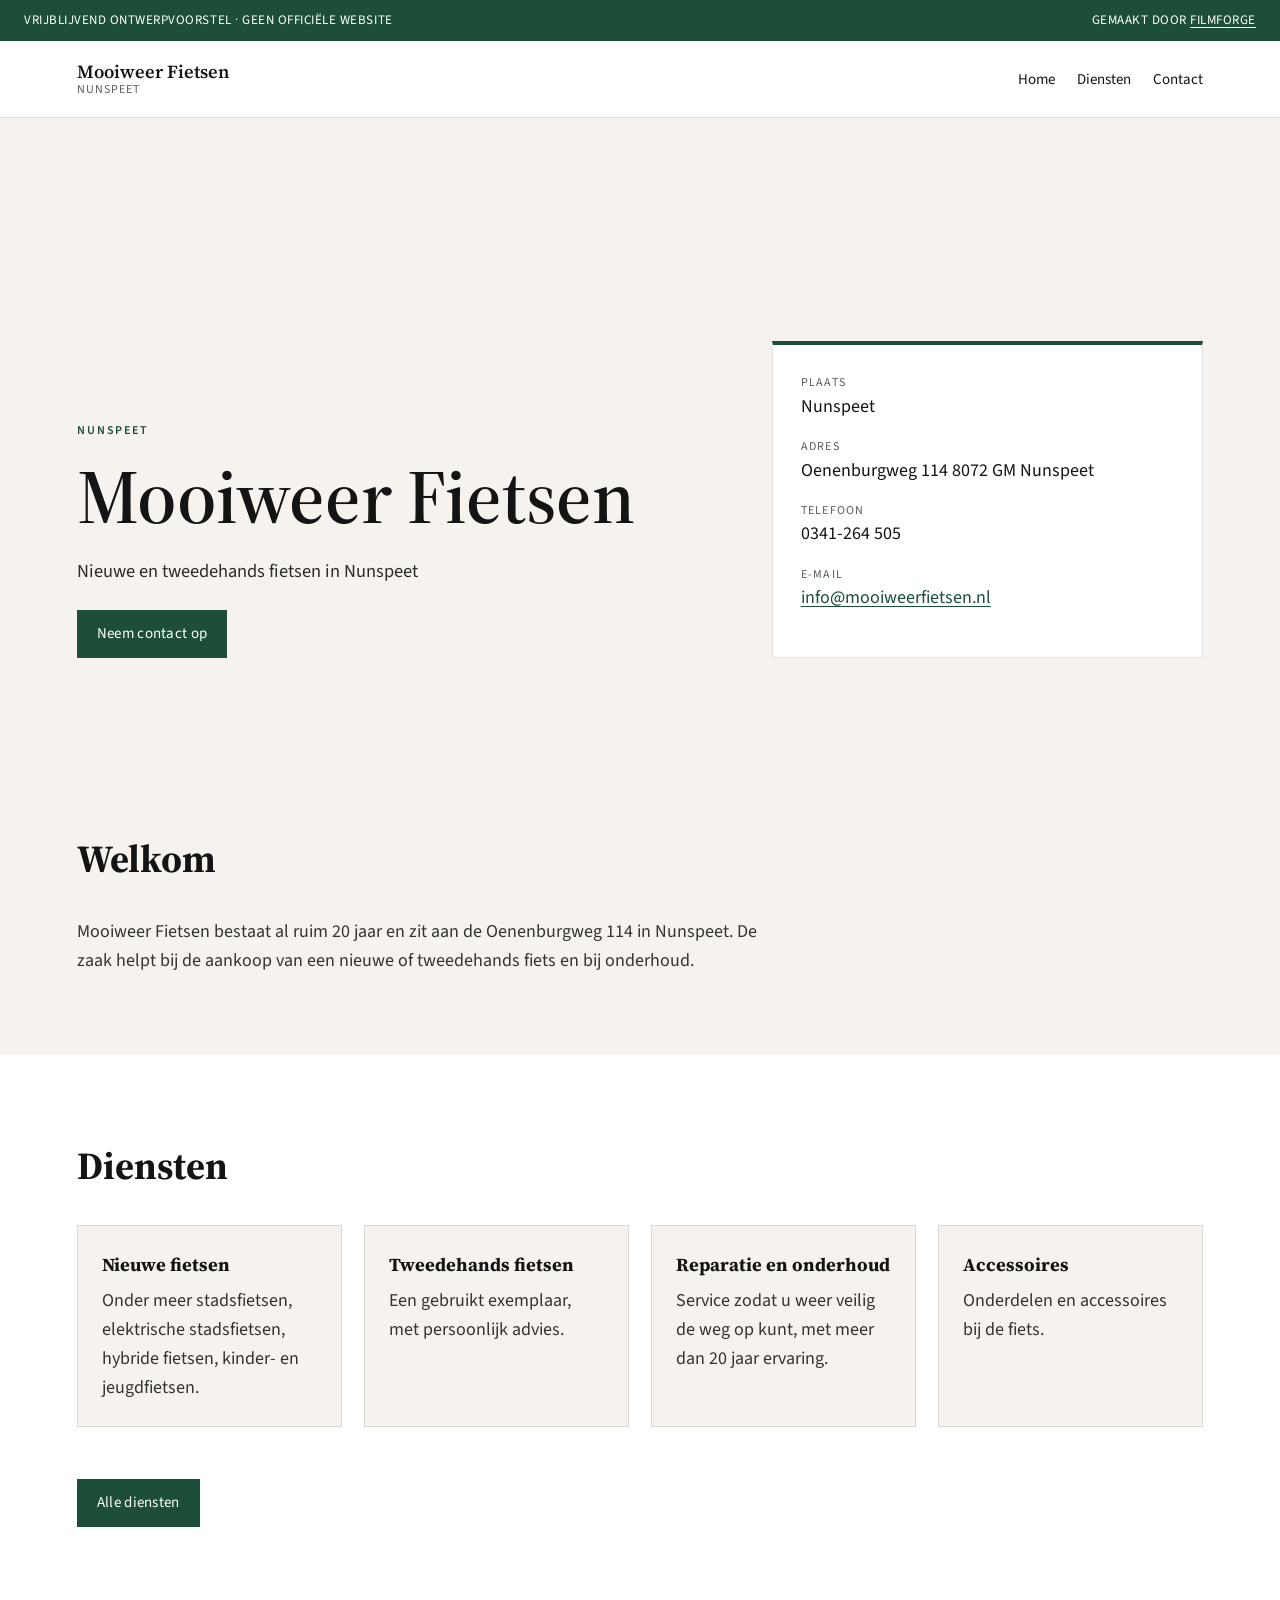
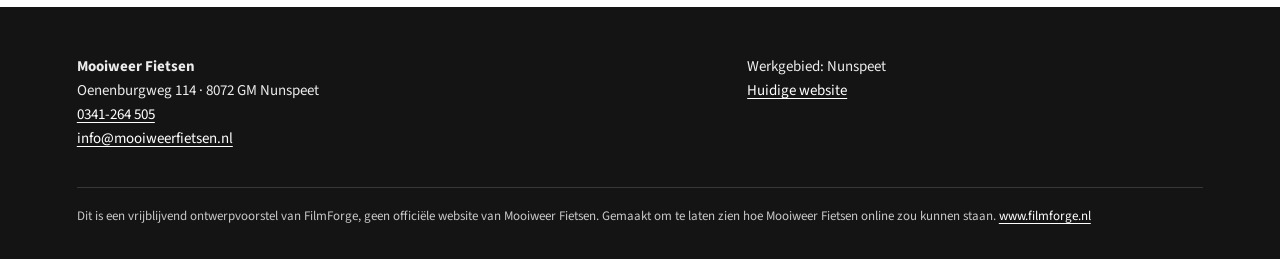
<file: index.html>
<!doctype html>
<html lang="nl">
<head>
<meta charset="utf-8">
<meta name="viewport" content="width=device-width, initial-scale=1">
<meta name="robots" content="noindex, nofollow">
<title>Mooiweer Fietsen · Nunspeet</title>
<meta name="description" content="Mooiweer Fietsen in Nunspeet — vrijblijvend ontwerpvoorstel van FilmForge.">
<link rel="preconnect" href="https://fonts.googleapis.com">
<link rel="preconnect" href="https://fonts.gstatic.com" crossorigin>
<link href="https://fonts.googleapis.com/css2?family=Source+Sans+3:wght@400;600&family=Source+Serif+4:opsz,wght@8..60,500;8..60,600&display=swap" rel="stylesheet">
<link rel="stylesheet" href="style.css">
</head>
<body>
<div class="ff-banner">
  <span>Vrijblijvend ontwerpvoorstel · geen officiële website</span>
  <span>Gemaakt door <a href="https://www.filmforge.nl" rel="noopener">FilmForge</a></span>
</div>
<header class="nav">
  <a class="brand" href="index.html">Mooiweer Fietsen<small>Nunspeet</small></a>
  <nav>
    <ul>
      <li><a href="index.html" aria-current="page">Home</a></li>
      <li><a href="diensten.html">Diensten</a></li>
      <li><a href="contact.html">Contact</a></li>
    </ul>
  </nav>
</header>

<section class="hero">
  <div>
    <p class="eyebrow">Nunspeet</p>
    <h1>Mooiweer Fietsen</h1>
    <p class="lede">Nieuwe en tweedehands fietsen in Nunspeet</p>
    <a class="cta" href="contact.html">Neem contact op</a>
  </div>
  
    <aside class="hero-aside">
      <dl>
        <dt>Plaats</dt><dd>Nunspeet</dd>
        <dt>Adres</dt><dd>Oenenburgweg 114 8072 GM Nunspeet</dd>
        <dt>Telefoon</dt><dd>0341-264 505</dd>
        <dt>E-mail</dt><dd><a href="mailto:info@mooiweerfietsen.nl">info@mooiweerfietsen.nl</a></dd>
      </dl>
    </aside>
</section>
<section class="section">
  <div class="prose">
    <h2>Welkom</h2>
    <p>Mooiweer Fietsen bestaat al ruim 20 jaar en zit aan de Oenenburgweg 114 in Nunspeet. De zaak helpt bij de aankoop van een nieuwe of tweedehands fiets en bij onderhoud.</p>
  </div>
</section>
<section class="section alt">
  <h2>Diensten</h2>
  <div class="grid"><article class="card"><h3>Nieuwe fietsen</h3><p>Onder meer stadsfietsen, elektrische stadsfietsen, hybride fietsen, kinder- en jeugdfietsen.</p></article>
<article class="card"><h3>Tweedehands fietsen</h3><p>Een gebruikt exemplaar, met persoonlijk advies.</p></article>
<article class="card"><h3>Reparatie en onderhoud</h3><p>Service zodat u weer veilig de weg op kunt, met meer dan 20 jaar ervaring.</p></article>
<article class="card"><h3>Accessoires</h3><p>Onderdelen en accessoires bij de fiets.</p></article></div>
  <p style="margin-top:28px"><a class="cta" href="diensten.html">Alle diensten</a></p>
</section>

<footer class="site">
  <div class="footer-grid">
    <div>
      <strong>Mooiweer Fietsen</strong>
      <p>Oenenburgweg 114 · 8072 GM Nunspeet</p>
      <p><a href="tel:0341-264505">0341-264 505</a></p>
      <p><a href="mailto:info@mooiweerfietsen.nl">info@mooiweerfietsen.nl</a></p>
    </div>
    <div>
      <p>Werkgebied: Nunspeet</p>
      <p><a href="https://www.mooiweerfietsen.nl/">Huidige website</a></p>
    </div>
  </div>
  <p class="ff-note">Dit is een vrijblijvend ontwerpvoorstel van FilmForge, geen officiële website van Mooiweer Fietsen. Gemaakt om te laten zien hoe Mooiweer Fietsen online zou kunnen staan. <a href="https://www.filmforge.nl">www.filmforge.nl</a></p>
</footer>
</body>
</html>
</file>
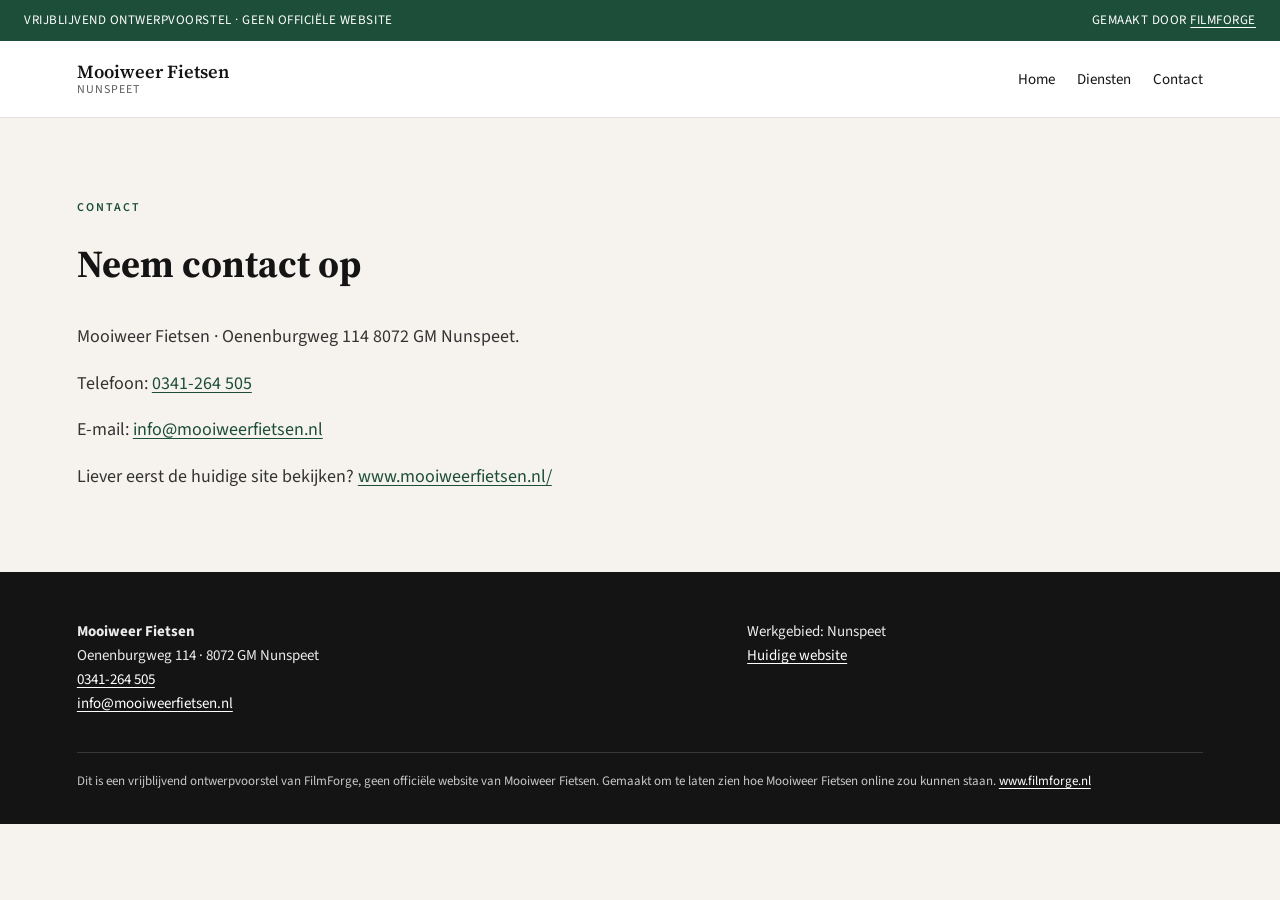
<file: contact.html>
<!doctype html>
<html lang="nl">
<head>
<meta charset="utf-8">
<meta name="viewport" content="width=device-width, initial-scale=1">
<meta name="robots" content="noindex, nofollow">
<title>Contact · Mooiweer Fietsen</title>
<meta name="description" content="Mooiweer Fietsen in Nunspeet — vrijblijvend ontwerpvoorstel van FilmForge.">
<link rel="preconnect" href="https://fonts.googleapis.com">
<link rel="preconnect" href="https://fonts.gstatic.com" crossorigin>
<link href="https://fonts.googleapis.com/css2?family=Source+Sans+3:wght@400;600&family=Source+Serif+4:opsz,wght@8..60,500;8..60,600&display=swap" rel="stylesheet">
<link rel="stylesheet" href="style.css">
</head>
<body>
<div class="ff-banner">
  <span>Vrijblijvend ontwerpvoorstel · geen officiële website</span>
  <span>Gemaakt door <a href="https://www.filmforge.nl" rel="noopener">FilmForge</a></span>
</div>
<header class="nav">
  <a class="brand" href="index.html">Mooiweer Fietsen<small>Nunspeet</small></a>
  <nav>
    <ul>
      <li><a href="index.html">Home</a></li>
      <li><a href="diensten.html">Diensten</a></li>
      <li><a href="contact.html" aria-current="page">Contact</a></li>
    </ul>
  </nav>
</header>

<section class="section">
  <p class="eyebrow">Contact</p>
  <h2>Neem contact op</h2>
  <div class="prose">
    <p>Mooiweer Fietsen · Oenenburgweg 114 8072 GM Nunspeet.</p>
    <p>Telefoon: <a href='tel:0341-264505'>0341-264 505</a></p>
    <p>E-mail: <a href="mailto:info@mooiweerfietsen.nl">info@mooiweerfietsen.nl</a></p>
    
    <p>Liever eerst de huidige site bekijken? <a href="https://www.mooiweerfietsen.nl/">www.mooiweerfietsen.nl/</a></p>
  </div>
</section>

<footer class="site">
  <div class="footer-grid">
    <div>
      <strong>Mooiweer Fietsen</strong>
      <p>Oenenburgweg 114 · 8072 GM Nunspeet</p>
      <p><a href="tel:0341-264505">0341-264 505</a></p>
      <p><a href="mailto:info@mooiweerfietsen.nl">info@mooiweerfietsen.nl</a></p>
    </div>
    <div>
      <p>Werkgebied: Nunspeet</p>
      <p><a href="https://www.mooiweerfietsen.nl/">Huidige website</a></p>
    </div>
  </div>
  <p class="ff-note">Dit is een vrijblijvend ontwerpvoorstel van FilmForge, geen officiële website van Mooiweer Fietsen. Gemaakt om te laten zien hoe Mooiweer Fietsen online zou kunnen staan. <a href="https://www.filmforge.nl">www.filmforge.nl</a></p>
</footer>
</body>
</html>
</file>
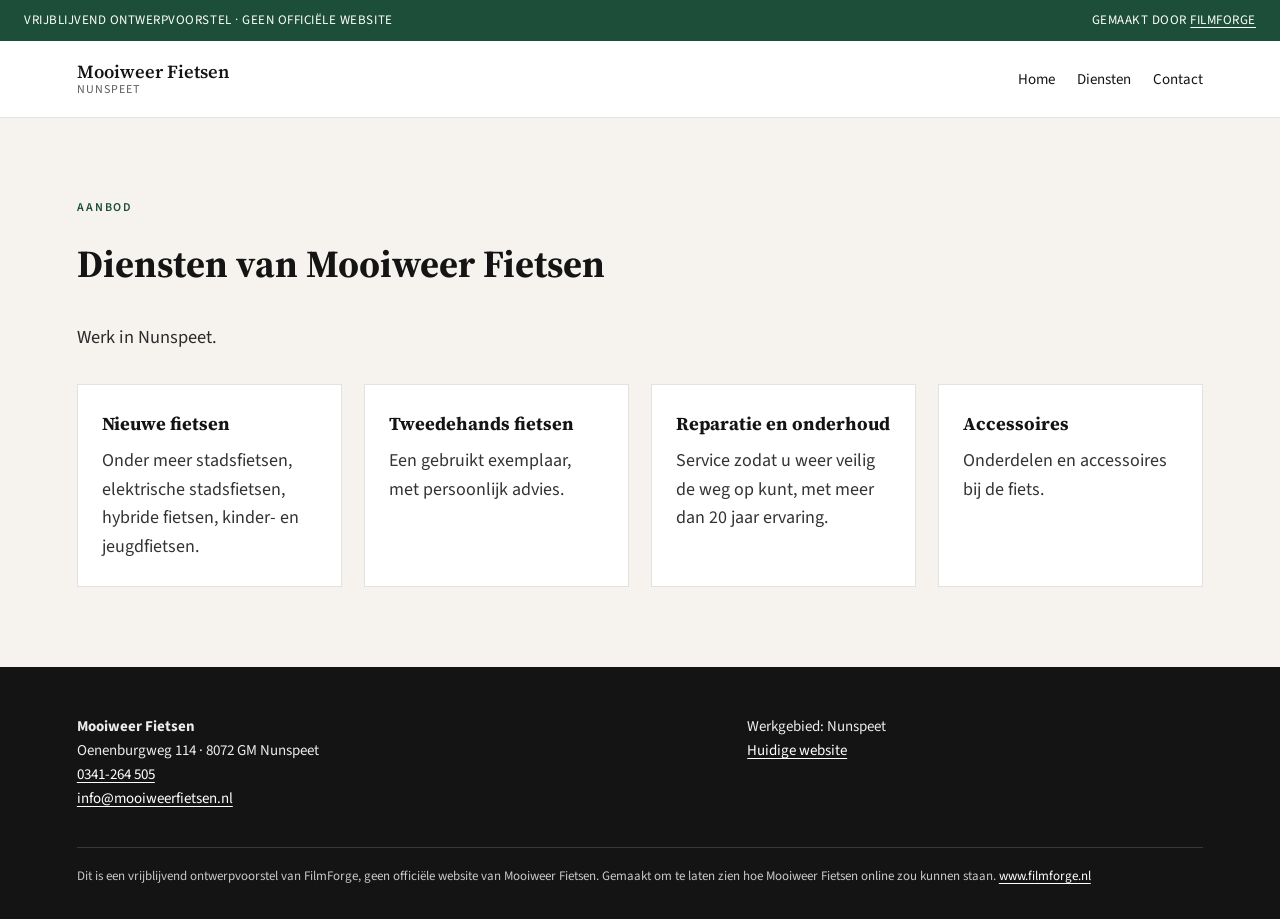
<file: diensten.html>
<!doctype html>
<html lang="nl">
<head>
<meta charset="utf-8">
<meta name="viewport" content="width=device-width, initial-scale=1">
<meta name="robots" content="noindex, nofollow">
<title>Diensten · Mooiweer Fietsen</title>
<meta name="description" content="Mooiweer Fietsen in Nunspeet — vrijblijvend ontwerpvoorstel van FilmForge.">
<link rel="preconnect" href="https://fonts.googleapis.com">
<link rel="preconnect" href="https://fonts.gstatic.com" crossorigin>
<link href="https://fonts.googleapis.com/css2?family=Source+Sans+3:wght@400;600&family=Source+Serif+4:opsz,wght@8..60,500;8..60,600&display=swap" rel="stylesheet">
<link rel="stylesheet" href="style.css">
</head>
<body>
<div class="ff-banner">
  <span>Vrijblijvend ontwerpvoorstel · geen officiële website</span>
  <span>Gemaakt door <a href="https://www.filmforge.nl" rel="noopener">FilmForge</a></span>
</div>
<header class="nav">
  <a class="brand" href="index.html">Mooiweer Fietsen<small>Nunspeet</small></a>
  <nav>
    <ul>
      <li><a href="index.html">Home</a></li>
      <li><a href="diensten.html" aria-current="page">Diensten</a></li>
      <li><a href="contact.html">Contact</a></li>
    </ul>
  </nav>
</header>

<section class="section">
  <p class="eyebrow">Aanbod</p>
  <h2>Diensten van Mooiweer Fietsen</h2>
  <p class="lede" style="margin-bottom:32px">Werk in Nunspeet.</p>
  <div class="grid"><article class="card"><h3>Nieuwe fietsen</h3><p>Onder meer stadsfietsen, elektrische stadsfietsen, hybride fietsen, kinder- en jeugdfietsen.</p></article>
<article class="card"><h3>Tweedehands fietsen</h3><p>Een gebruikt exemplaar, met persoonlijk advies.</p></article>
<article class="card"><h3>Reparatie en onderhoud</h3><p>Service zodat u weer veilig de weg op kunt, met meer dan 20 jaar ervaring.</p></article>
<article class="card"><h3>Accessoires</h3><p>Onderdelen en accessoires bij de fiets.</p></article></div>
</section>

<footer class="site">
  <div class="footer-grid">
    <div>
      <strong>Mooiweer Fietsen</strong>
      <p>Oenenburgweg 114 · 8072 GM Nunspeet</p>
      <p><a href="tel:0341-264505">0341-264 505</a></p>
      <p><a href="mailto:info@mooiweerfietsen.nl">info@mooiweerfietsen.nl</a></p>
    </div>
    <div>
      <p>Werkgebied: Nunspeet</p>
      <p><a href="https://www.mooiweerfietsen.nl/">Huidige website</a></p>
    </div>
  </div>
  <p class="ff-note">Dit is een vrijblijvend ontwerpvoorstel van FilmForge, geen officiële website van Mooiweer Fietsen. Gemaakt om te laten zien hoe Mooiweer Fietsen online zou kunnen staan. <a href="https://www.filmforge.nl">www.filmforge.nl</a></p>
</footer>
</body>
</html>
</file>
<file: style.css>
:root {
  --ink: #141414;
  --muted: #5c5c5c;
  --paper: #f6f3ee;
  --card: #ffffff;
  --accent: #1d4e3a;
  --accent-2: #1d4e3a2;
  --line: rgba(20,20,20,.12);
}
* { box-sizing: border-box; margin: 0; padding: 0; }
html { scroll-behavior: smooth; }
body {
  font-family: "Source Sans 3", "Segoe UI", sans-serif;
  color: var(--ink);
  background: var(--paper);
  line-height: 1.6;
  font-size: 18px;
}
a { color: var(--accent); text-decoration-thickness: 1px; text-underline-offset: 3px; }
img { max-width: 100%; }
.ff-banner {
  background: var(--accent);
  color: #fff;
  font-size: 13px;
  letter-spacing: .04em;
  text-transform: uppercase;
  padding: 10px 24px;
  display: flex;
  justify-content: space-between;
  gap: 16px;
  flex-wrap: wrap;
}
.ff-banner a { color: #fff; }
header.nav {
  display: flex;
  align-items: center;
  justify-content: space-between;
  gap: 24px;
  padding: 20px 6vw;
  border-bottom: 1px solid var(--line);
  background: var(--card);
  position: sticky;
  top: 0;
  z-index: 10;
}
.brand {
  font-family: "Source Serif 4", Georgia, serif;
  font-weight: 600;
  font-size: 1.15rem;
  color: var(--ink);
  text-decoration: none;
  line-height: 1.2;
}
.brand small { display: block; font-family: "Source Sans 3", sans-serif; font-weight: 400; font-size: 12px; letter-spacing: .08em; text-transform: uppercase; color: var(--muted); }
nav ul { display: flex; gap: 22px; list-style: none; flex-wrap: wrap; }
nav a { color: var(--ink); text-decoration: none; font-size: 15px; }
nav a:hover { color: var(--accent); }
.hero {
  padding: 12vh 6vw 10vh;
  display: grid;
  grid-template-columns: 1.2fr .8fr;
  gap: 48px;
  align-items: end;
  background:
    linear-gradient(120deg, rgba(255,255,255,.7), transparent 40%),
    radial-gradient(circle at 90% 10%, var(--accent-2), transparent 42%),
    radial-gradient(circle at 0% 100%, var(--accent), transparent 50%),
    var(--paper);
  min-height: 70vh;
}
.eyebrow { text-transform: uppercase; letter-spacing: .16em; font-size: 12px; color: var(--accent); font-weight: 600; margin-bottom: 16px; }
h1 {
  font-family: "Source Serif 4", Georgia, serif;
  font-size: clamp(2.4rem, 6vw, 5rem);
  line-height: 1.05;
  font-weight: 600;
  margin-bottom: 20px;
}
.lede { font-size: 1.15rem; max-width: 38rem; color: #2b2b2b; }
.hero-aside {
  background: var(--card);
  padding: 28px;
  border: 1px solid var(--line);
  border-top: 4px solid var(--accent);
}
.hero-aside dt { font-size: 12px; text-transform: uppercase; letter-spacing: .1em; color: var(--muted); }
.hero-aside dd { margin: 0 0 16px; }
.section { padding: 80px 6vw; }
.section.alt { background: var(--card); }
.section h2 {
  font-family: "Source Serif 4", Georgia, serif;
  font-size: clamp(1.8rem, 3vw, 2.6rem);
  margin-bottom: 28px;
}
.grid {
  display: grid;
  grid-template-columns: repeat(auto-fit, minmax(240px, 1fr));
  gap: 22px;
}
.card {
  background: var(--card);
  border: 1px solid var(--line);
  padding: 24px;
}
.section.alt .card { background: var(--paper); }
.card h3 { font-size: 1.15rem; margin-bottom: 8px; font-family: "Source Serif 4", Georgia, serif; }
.card p, .prose p { color: #333; }
.prose { max-width: 44rem; }
.prose p + p { margin-top: 1em; }
.cta {
  display: inline-block;
  margin-top: 24px;
  background: var(--accent);
  color: #fff;
  text-decoration: none;
  padding: 12px 20px;
  font-size: 15px;
  letter-spacing: .02em;
}
.cta:hover { filter: brightness(1.08); }
footer.site {
  padding: 48px 6vw 32px;
  background: var(--ink);
  color: #ececec;
  font-size: 15px;
}
footer.site a { color: #fff; }
.footer-grid { display: grid; grid-template-columns: 1.4fr 1fr; gap: 32px; margin-bottom: 36px; }
.ff-note {
  border-top: 1px solid rgba(255,255,255,.15);
  padding-top: 18px;
  font-size: 13px;
  color: #c8c8c8;
}
@media (max-width: 800px) {
  .hero, .footer-grid { grid-template-columns: 1fr; }
  header.nav { flex-direction: column; align-items: flex-start; }
}
</file>
